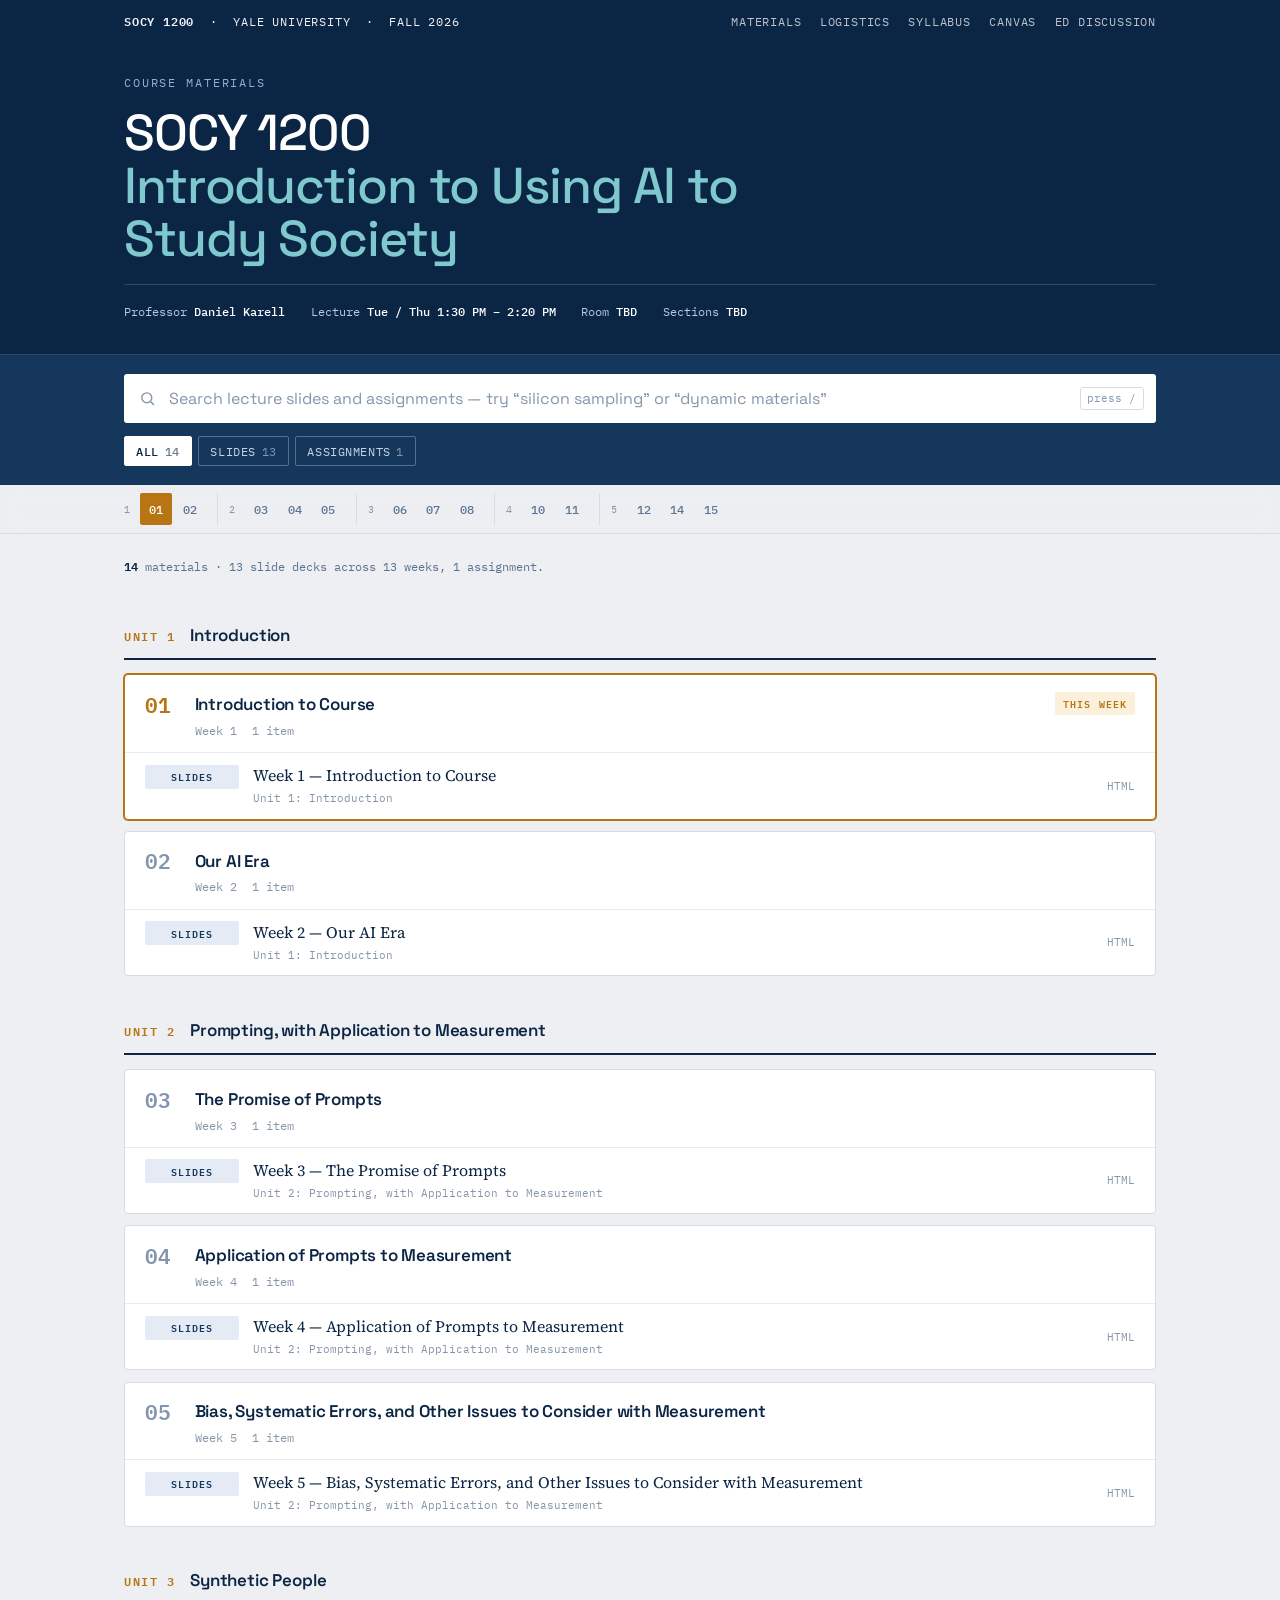
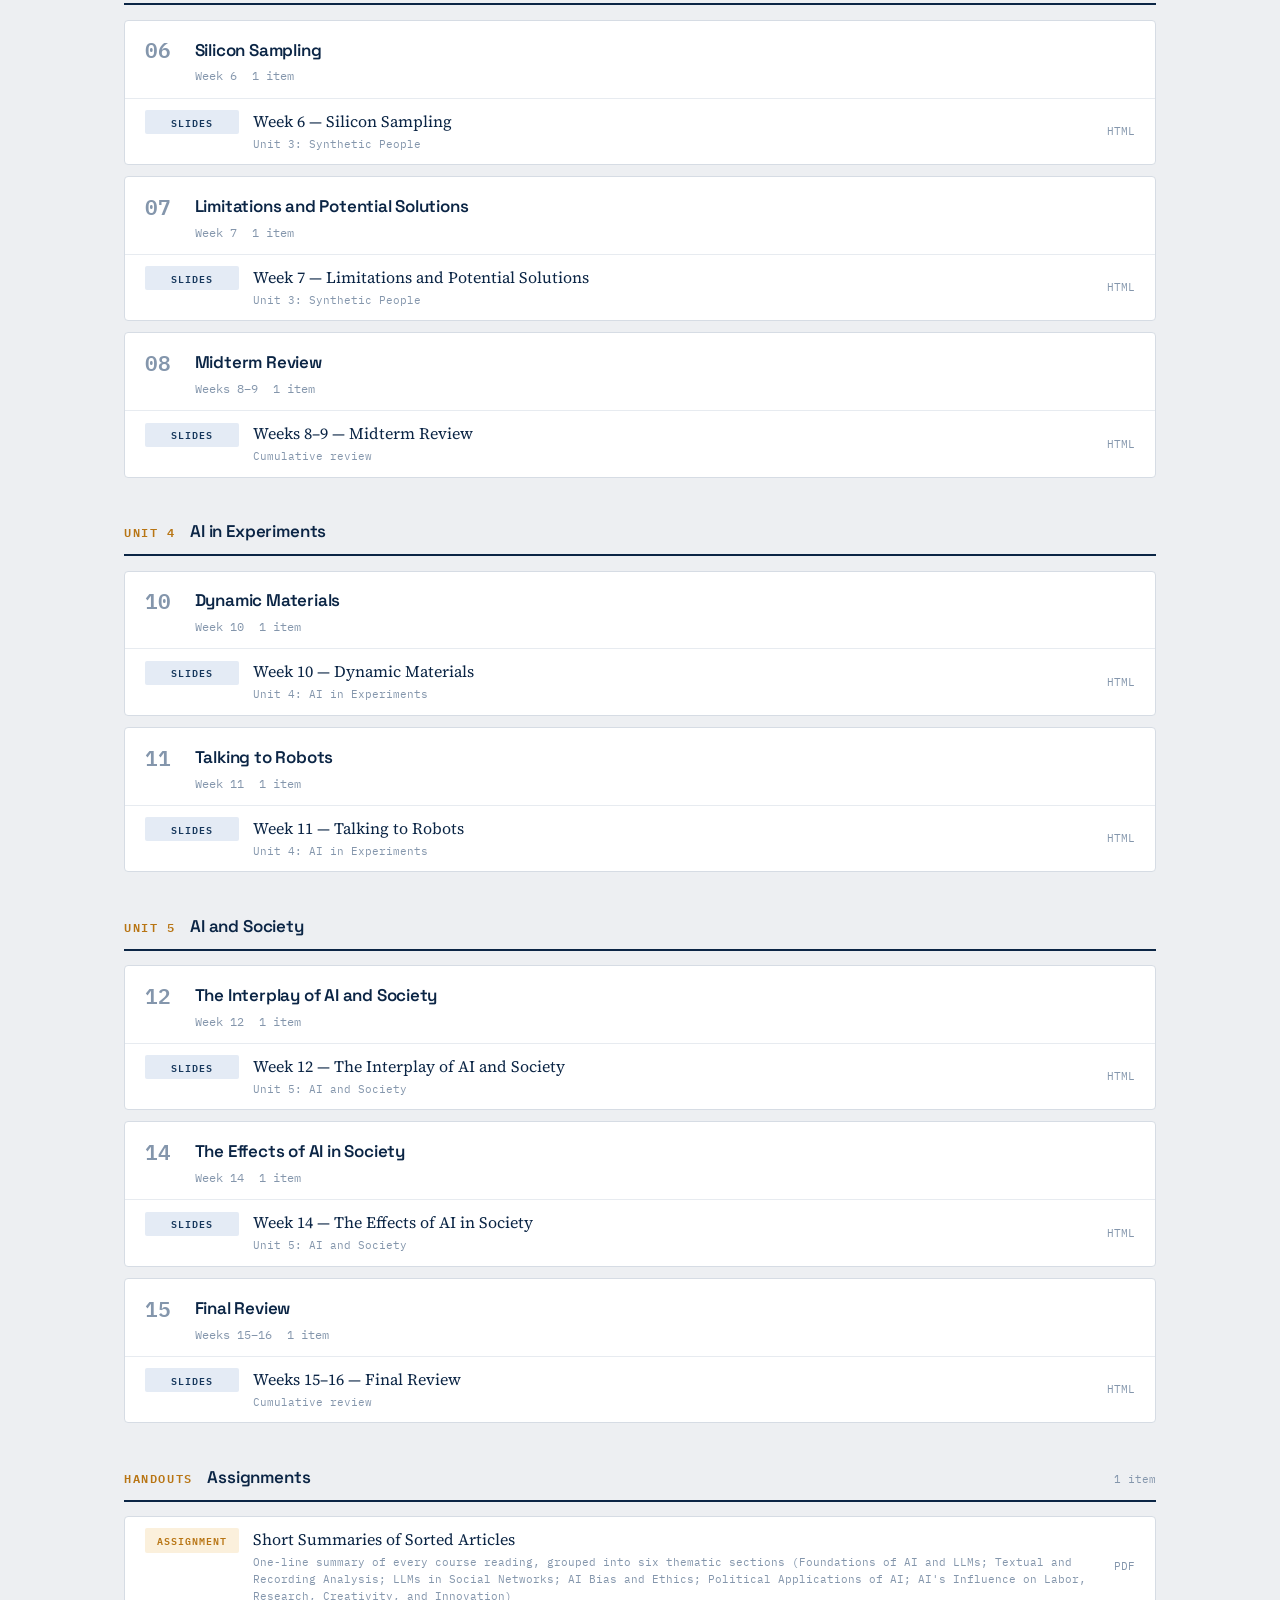
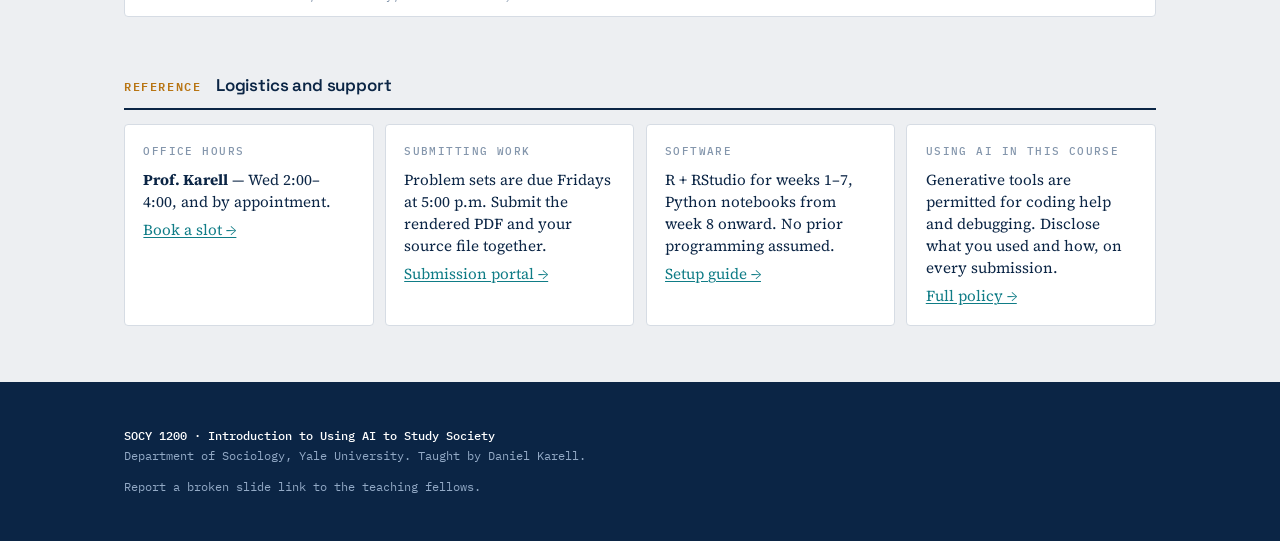
<file: index.html>
<!DOCTYPE html>
<html lang="en">
<head>
<meta charset="utf-8">
<meta name="viewport" content="width=device-width, initial-scale=1">
<title>SOCY 1200 · Materials · Introduction to Using AI to Study Society</title>
<meta name="description" content="Lecture slides and assignments for SOCY 1200: Introduction to Using AI to Study Society. Yale University, taught by Daniel Karell.">
<link rel="icon" href="data:image/svg+xml,%3Csvg xmlns='http://www.w3.org/2000/svg' viewBox='0 0 32 32'%3E%3Crect width='32' height='32' rx='4' fill='%230B2545'/%3E%3Ctext x='16' y='23' font-family='monospace' font-size='16' font-weight='700' fill='%23ffffff' text-anchor='middle'%3E12%3C/text%3E%3C/svg%3E">
<link rel="preconnect" href="https://fonts.googleapis.com">
<link rel="preconnect" href="https://fonts.gstatic.com" crossorigin>
<link href="https://fonts.googleapis.com/css2?family=Space+Grotesk:wght@400;500;600;700&family=IBM+Plex+Mono:wght@400;500;600&family=Source+Serif+4:ital,opsz,wght@0,8..60,400;0,8..60,600;1,8..60,400&display=swap" rel="stylesheet">
<style>
/* ============================================================
   SOCY 1200 — course materials index
   Design tokens
   ============================================================ */
:root{
  --ink:      #0B2545;
  --ink-2:    #16375C;
  --slate:    #5A7391;
  --slate-lt: #8496AC;
  --paper:    #EDEFF2;
  --card:     #FFFFFF;
  --line:     #D6DCE4;
  --line-soft:#E7EBF0;
  --amber:    #B87514;
  --amber-bg: #FBF0DC;
  --teal:     #0F7C86;
  --teal-bg:  #E0F0F1;

  --f-display: "Space Grotesk", system-ui, sans-serif;
  --f-body:    "Source Serif 4", Georgia, serif;
  --f-mono:    "IBM Plex Mono", ui-monospace, monospace;

  --gut: clamp(1.15rem, 4vw, 2.75rem);
  --maxw: 1120px;
}

*,*::before,*::after{ box-sizing:border-box; }
html{ -webkit-text-size-adjust:100%; scroll-behavior:smooth; }
@media (prefers-reduced-motion: reduce){
  html{ scroll-behavior:auto; }
  *{ animation-duration:.01ms !important; transition-duration:.01ms !important; }
}
body{
  margin:0;
  background:var(--paper);
  color:var(--ink);
  font-family:var(--f-display);
  font-size:16px;
  line-height:1.5;
  -webkit-font-smoothing:antialiased;
}
a{ color:inherit; }
:focus-visible{
  outline:2.5px solid var(--amber);
  outline-offset:2px;
  border-radius:2px;
}
.wrap{ max-width:var(--maxw); margin:0 auto; padding-inline:var(--gut); }
.skip{
  position:absolute; left:-9999px; top:0; background:var(--ink); color:#fff;
  padding:.65rem 1rem; z-index:100; font-size:.85rem;
}
.skip:focus{ left:.5rem; top:.5rem; }

/* ---------- top identity bar ---------- */
.topbar{
  background:var(--ink);
  color:#fff;
  font-family:var(--f-mono);
  font-size:.72rem;
  letter-spacing:.07em;
  text-transform:uppercase;
}
.topbar .wrap{
  display:flex; flex-wrap:wrap; gap:.5rem 1.5rem;
  align-items:center; justify-content:space-between;
  min-height:44px; padding-block:.55rem;
}
.topbar-id{ color:#fff; opacity:.95; }
.topbar-id b{ font-weight:600; }
.topbar-nav{ display:flex; gap:1.15rem; flex-wrap:wrap; }
.topbar-nav a{
  text-decoration:none; opacity:.72; padding-block:.1rem;
  border-bottom:1px solid transparent; transition:opacity .15s, border-color .15s;
}
.topbar-nav a:hover{ opacity:1; border-bottom-color:rgba(255,255,255,.55); }

/* ---------- masthead ---------- */
.masthead{ background:var(--ink); color:#fff; padding-bottom:2.1rem; }
.masthead .wrap{ padding-top:1.9rem; }
.eyebrow{
  font-family:var(--f-mono); font-size:.73rem; letter-spacing:.16em;
  text-transform:uppercase; color:#8FB0D6; margin:0 0 .85rem;
}
.masthead h1{
  font-family:var(--f-display);
  font-weight:500;
  font-size:clamp(1.85rem, 5.2vw, 3.15rem);
  line-height:1.06;
  letter-spacing:-.022em;
  margin:0 0 1.15rem;
  max-width:20ch;
}
.masthead h1 em{
  font-style:normal;
  color:#7FC8CE;
}
.meta-row{
  display:flex; flex-wrap:wrap; gap:.4rem 1.6rem;
  font-family:var(--f-mono); font-size:.78rem; color:#B6C8DD;
  padding-top:1.05rem; border-top:1px solid rgba(255,255,255,.16);
}
.meta-row span b{ color:#fff; font-weight:500; }

/* ---------- finder (search + type filters) ---------- */
.finder{
  background:var(--ink-2);
  border-top:1px solid rgba(255,255,255,.1);
  padding-block:1.15rem 1.2rem;
}
.finder-inner{ display:flex; flex-direction:column; gap:.85rem; }
.search-shell{ position:relative; display:flex; align-items:center; }
.search-shell svg{
  position:absolute; left:.95rem; width:17px; height:17px;
  stroke:var(--slate-lt); fill:none; stroke-width:2; pointer-events:none;
}
#search{
  width:100%;
  font-family:var(--f-display); font-size:1rem; font-weight:400;
  color:var(--ink);
  background:#fff;
  border:1px solid transparent;
  border-radius:3px;
  padding:.82rem 4.5rem .82rem 2.75rem;
}
#search::placeholder{ color:var(--slate-lt); }
#search:focus{ outline:2.5px solid var(--amber); outline-offset:0; }
.kbd-hint{
  position:absolute; right:.75rem;
  font-family:var(--f-mono); font-size:.68rem; color:var(--slate-lt);
  border:1px solid var(--line); border-radius:3px; padding:.15rem .42rem;
  pointer-events:none;
}
.chips{ display:flex; flex-wrap:wrap; gap:.4rem; }
.chip{
  font-family:var(--f-mono); font-size:.72rem; letter-spacing:.05em;
  text-transform:uppercase;
  color:#C3D4E7; background:transparent;
  border:1px solid rgba(255,255,255,.28);
  border-radius:2px; padding:.4rem .7rem;
  cursor:pointer; transition:background .15s, color .15s, border-color .15s;
}
.chip:hover{ border-color:rgba(255,255,255,.6); color:#fff; }
.chip[aria-pressed="true"]{
  background:#fff; color:var(--ink); border-color:#fff; font-weight:500;
}
.chip .ct{ opacity:.6; margin-left:.35rem; }

/* ---------- sticky week rail ---------- */
.rail{
  position:sticky; top:0; z-index:20;
  background:rgba(237,239,242,.94);
  backdrop-filter:blur(8px);
  border-bottom:1px solid var(--line);
}
.rail-inner{
  display:flex; align-items:stretch; gap:0;
  overflow-x:auto; scrollbar-width:thin;
  padding-block:.5rem;
}
.rail-inner::-webkit-scrollbar{ height:4px; }
.rail-inner::-webkit-scrollbar-thumb{ background:var(--line); border-radius:4px; }
.rail-unit{
  display:flex; align-items:center; gap:.1rem;
  padding-right:.7rem; margin-right:.7rem;
  border-right:1px solid var(--line);
  flex:0 0 auto;
}
.rail-unit:last-child{ border-right:0; margin-right:0; }
.rail-label{
  font-family:var(--f-mono); font-size:.63rem; letter-spacing:.13em;
  text-transform:uppercase; color:var(--slate-lt);
  writing-mode:horizontal-tb; padding-right:.45rem; white-space:nowrap;
}
.rail-chip{
  font-family:var(--f-mono); font-size:.78rem; font-weight:500;
  color:var(--slate); text-decoration:none;
  min-width:2rem; height:2rem;
  display:grid; place-items:center;
  border-radius:2px;
  transition:background .14s, color .14s;
}
.rail-chip:hover{ background:var(--ink); color:#fff; }
.rail-chip.is-now{ background:var(--amber); color:#fff; }
.rail-chip.is-empty{ opacity:.3; }

/* ---------- results status ---------- */
.status{
  font-family:var(--f-mono); font-size:.75rem; color:var(--slate);
  padding-block:1.4rem .35rem;
  display:flex; flex-wrap:wrap; align-items:center; gap:.9rem;
}
.status b{ color:var(--ink); font-weight:600; }
.reset{
  font-family:var(--f-mono); font-size:.72rem; text-transform:uppercase;
  letter-spacing:.06em; color:var(--teal); background:none; border:0;
  padding:.15rem 0; cursor:pointer; border-bottom:1px solid var(--teal);
}
.reset[hidden]{ display:none; }

/* ---------- unit heading ---------- */
.unit-head{
  display:flex; align-items:baseline; gap:.9rem;
  margin:2.6rem 0 .9rem;
  padding-bottom:.6rem;
  border-bottom:2px solid var(--ink);
}
.unit-head .u-tag{
  font-family:var(--f-mono); font-size:.72rem; letter-spacing:.14em;
  text-transform:uppercase; color:var(--amber); font-weight:600;
}
.unit-head h2{
  font-family:var(--f-display); font-weight:600; font-size:1.06rem;
  letter-spacing:-.01em; margin:0; color:var(--ink);
}
.unit-head .u-note{
  font-family:var(--f-mono); font-size:.7rem; color:var(--slate-lt);
  margin-left:auto; white-space:nowrap;
}

/* ---------- week block ---------- */
.week{
  background:var(--card);
  border:1px solid var(--line);
  border-radius:4px;
  margin-bottom:.7rem;
  scroll-margin-top:4.5rem;
  overflow:hidden;
}
.week.is-now{ border-color:var(--amber); box-shadow:0 0 0 1px var(--amber); }
.week-head{
  display:flex; align-items:flex-start; gap:1rem;
  padding:1.05rem 1.25rem .8rem;
  border-bottom:1px solid var(--line-soft);
}
.wk-num{
  font-family:var(--f-mono); font-size:1.32rem; font-weight:600;
  color:var(--slate-lt); line-height:1; padding-top:.12rem;
  min-width:2.1rem; font-variant-numeric:tabular-nums;
}
.week.is-now .wk-num{ color:var(--amber); }
.wk-copy{ flex:1 1 auto; min-width:0; }
.wk-copy h3{
  font-family:var(--f-display); font-weight:600; font-size:1.06rem;
  letter-spacing:-.012em; margin:0 0 .28rem; color:var(--ink);
}
.wk-dates{
  font-family:var(--f-mono); font-size:.72rem; color:var(--slate-lt);
  display:flex; flex-wrap:wrap; gap:.35rem .95rem;
}
.now-flag{
  font-family:var(--f-mono); font-size:.63rem; letter-spacing:.11em;
  text-transform:uppercase; font-weight:600;
  background:var(--amber-bg); color:var(--amber);
  padding:.24rem .5rem; border-radius:2px; white-space:nowrap;
}

/* ---------- material rows ---------- */
.mats{ list-style:none; margin:0; padding:0; }
.mat{ border-bottom:1px solid var(--line-soft); }
.mat:last-child{ border-bottom:0; }
.mat a{
  display:flex; align-items:baseline; gap:.85rem;
  padding:.72rem 1.25rem;
  text-decoration:none;
  transition:background .13s;
}
.mat a:hover{ background:#F4F7FA; }
.mat a:hover .mat-label{ color:var(--teal); }
.type{
  font-family:var(--f-mono); font-size:.63rem; font-weight:600;
  letter-spacing:.1em; text-transform:uppercase;
  padding:.28rem .5rem; border-radius:2px; white-space:nowrap;
  min-width:5.9rem; text-align:center; flex:0 0 auto;
}
.type-slides{ background:#E4EBF5; color:var(--ink-2); }
.type-reading{ background:#F1EEE8; color:#6B5B3E; }
.type-assignment{ background:var(--amber-bg); color:var(--amber); }
.type-data{ background:var(--teal-bg); color:var(--teal); }
.type-code{ background:#EAE6F3; color:#584A7A; }
.mat-body{ flex:1 1 auto; min-width:0; }
.mat-label{
  font-family:var(--f-body); font-size:1rem; line-height:1.35;
  color:var(--ink); display:block; transition:color .13s;
}
.mat-label i{ font-style:italic; }
.mat-sub{
  font-family:var(--f-mono); font-size:.7rem; color:var(--slate-lt);
  display:block; margin-top:.22rem;
}
.mat-ext{
  font-family:var(--f-mono); font-size:.68rem; color:var(--slate-lt);
  flex:0 0 auto; align-self:center;
}

mark{ background:#FDECC4; color:inherit; padding:0 .08em; border-radius:1px; }

/* ---------- empty state ---------- */
.empty{
  background:var(--card); border:1px dashed var(--line);
  border-radius:4px; padding:2.6rem 1.5rem; text-align:center;
  margin-top:1.5rem;
}
.empty p{ font-family:var(--f-body); font-size:1.02rem; color:var(--slate); margin:0 0 1rem; }
.empty button{
  font-family:var(--f-mono); font-size:.75rem; text-transform:uppercase;
  letter-spacing:.07em; background:var(--ink); color:#fff; border:0;
  padding:.6rem 1.1rem; border-radius:2px; cursor:pointer;
}
.empty[hidden]{ display:none; }

/* ---------- logistics ---------- */
.logistics{ margin-top:3.5rem; }
.log-grid{
  display:grid; gap:.7rem;
  grid-template-columns:repeat(auto-fit, minmax(230px, 1fr));
}
.log-card{
  background:var(--card); border:1px solid var(--line);
  border-radius:4px; padding:1.1rem 1.15rem;
}
.log-card h4{
  font-family:var(--f-mono); font-size:.68rem; letter-spacing:.13em;
  text-transform:uppercase; color:var(--slate-lt);
  margin:0 0 .6rem; font-weight:500;
}
.log-card p{ font-family:var(--f-body); font-size:.95rem; margin:0 0 .4rem; line-height:1.45; }
.log-card p:last-child{ margin-bottom:0; }
.log-card a{ color:var(--teal); text-decoration-thickness:1px; text-underline-offset:2px; }

/* ---------- footer ---------- */
footer{
  margin-top:3.5rem; background:var(--ink); color:#93AAC6;
  font-family:var(--f-mono); font-size:.73rem; line-height:1.7;
}
footer .wrap{ padding-block:2rem; }
footer b{ color:#fff; font-weight:500; }
footer a{ color:#93AAC6; }

@media (max-width:620px){
  .mat a{ flex-wrap:wrap; gap:.45rem .7rem; }
  .type{ min-width:0; }
  .mat-ext{ width:100%; }
  .kbd-hint{ display:none; }
  #search{ padding-right:1rem; }
  .unit-head{ flex-wrap:wrap; }
  .unit-head .u-note{ margin-left:0; width:100%; }
}
</style>
</head>
<body>
<a class="skip" href="#materials">Skip to materials</a>

<div class="topbar">
  <div class="wrap">
    <div class="topbar-id"><b>SOCY 1200</b> &nbsp;·&nbsp; Yale University &nbsp;·&nbsp; Fall 2026</div>
    <nav class="topbar-nav" aria-label="Course links">
      <a href="#materials">Materials</a>
      <a href="#logistics">Logistics</a>
      <a href="#" data-placeholder>Syllabus</a>
      <a href="#" data-placeholder>Canvas</a>
      <a href="#" data-placeholder>Ed Discussion</a>
    </nav>
  </div>
</div>

<header class="masthead">
  <div class="wrap">
    <p class="eyebrow">Course materials</p>
    <h1>SOCY 1200<br><em>Introduction to Using AI to Study Society</em></h1>
    <div class="meta-row">
      <span>Professor <b>Daniel Karell</b></span>
      <span>Lecture <b>Tue / Thu 1:30 PM – 2:20 PM</b></span>
      <span>Room <b>TBD</b></span>
      <span>Sections <b>TBD</b></span>
    </div>
  </div>
</header>

<div class="finder">
  <div class="wrap finder-inner">
    <div class="search-shell">
      <svg viewBox="0 0 24 24" aria-hidden="true"><circle cx="11" cy="11" r="7"/><path d="M16.5 16.5L21 21"/></svg>
      <label for="search" class="skip">Search course materials</label>
      <input id="search" type="search" autocomplete="off" spellcheck="false"
             placeholder="Search lecture slides and assignments — try “silicon sampling” or “dynamic materials”">
      <span class="kbd-hint">press /</span>
    </div>
    <div class="chips" id="chips" role="group" aria-label="Filter by material type"></div>
  </div>
</div>

<nav class="rail" aria-label="Jump to week">
  <div class="wrap"><div class="rail-inner" id="rail"></div></div>
</nav>

<main id="materials" class="wrap">
  <div class="status">
    <span id="status-text">Showing all materials.</span>
    <button class="reset" id="reset" hidden>Clear filters</button>
  </div>

  <div id="list"></div>

  <div class="empty" id="empty" hidden>
    <p>Nothing matches that search yet. Try a broader term, or browse the full semester.</p>
    <button id="empty-reset">Show all materials</button>
  </div>

  <section class="logistics" id="logistics">
    <div class="unit-head">
      <span class="u-tag">Reference</span>
      <h2>Logistics and support</h2>
    </div>
    <div class="log-grid">
      <div class="log-card">
        <h4>Office hours</h4>
        <p><b>Prof. Karell</b> — Wed 2:00–4:00, and by appointment.</p>
        <p><a href="#" data-placeholder>Book a slot →</a></p>
      </div>
      <div class="log-card">
        <h4>Submitting work</h4>
        <p>Problem sets are due Fridays at 5:00 p.m. Submit the rendered PDF and your source file together.</p>
        <p><a href="#" data-placeholder>Submission portal →</a></p>
      </div>
      <div class="log-card">
        <h4>Software</h4>
        <p>R + RStudio for weeks 1–7, Python notebooks from week 8 onward. No prior programming assumed.</p>
        <p><a href="#" data-placeholder>Setup guide →</a></p>
      </div>
      <div class="log-card">
        <h4>Using AI in this course</h4>
        <p>Generative tools are permitted for coding help and debugging. Disclose what you used and how, on every submission.</p>
        <p><a href="#" data-placeholder>Full policy →</a></p>
      </div>
    </div>
  </section>
</main>

<footer>
  <div class="wrap">
    <p><b>SOCY 1200 · Introduction to Using AI to Study Society</b><br>
    Department of Sociology, Yale University. Taught by Daniel Karell.</p>
    <p>Report a broken slide link to the teaching fellows.</p>
  </div>
</footer>

<script>
/* ============================================================
   EDIT HERE. Everything on the page renders from these two values.
   CURRENT_WEEK highlights the week students are in right now.
   Set it to 0 before the term starts.
   ============================================================ */
const CURRENT_WEEK = 1;

const UNITS = [
  {
    id: "1", name: "Introduction", note: "",
    weeks: [
      { n:1, dates:"Week 1", title:"Introduction to Course", materials:[
        {type:"slides", label:"Week 1 — Introduction to Course", sub:"Unit 1: Introduction", ext:"HTML", url:"slides/week1_v3.html"},
      ]},
      { n:2, dates:"Week 2", title:"Our AI Era", materials:[
        {type:"slides", label:"Week 2 — Our AI Era", sub:"Unit 1: Introduction", ext:"HTML", url:"slides/week2_v3.html"},
      ]},
    ]
  },
  {
    id: "2", name: "Prompting, with Application to Measurement", note: "",
    weeks: [
      { n:3, dates:"Week 3", title:"The Promise of Prompts", materials:[
        {type:"slides", label:"Week 3 — The Promise of Prompts", sub:"Unit 2: Prompting, with Application to Measurement", ext:"HTML", url:"slides/week3_v3.html"},
      ]},
      { n:4, dates:"Week 4", title:"Application of Prompts to Measurement", materials:[
        {type:"slides", label:"Week 4 — Application of Prompts to Measurement", sub:"Unit 2: Prompting, with Application to Measurement", ext:"HTML", url:"slides/week4_v3.html"},
      ]},
      { n:5, dates:"Week 5", title:"Bias, Systematic Errors, and Other Issues to Consider with Measurement", materials:[
        {type:"slides", label:"Week 5 — Bias, Systematic Errors, and Other Issues to Consider with Measurement", sub:"Unit 2: Prompting, with Application to Measurement", ext:"HTML", url:"slides/week5_v3.html"},
      ]},
    ]
  },
  {
    id: "3", name: "Synthetic People", note: "",
    weeks: [
      { n:6, dates:"Week 6", title:"Silicon Sampling", materials:[
        {type:"slides", label:"Week 6 — Silicon Sampling", sub:"Unit 3: Synthetic People", ext:"HTML", url:"slides/week6_v3.html"},
      ]},
      { n:7, dates:"Week 7", title:"Limitations and Potential Solutions", materials:[
        {type:"slides", label:"Week 7 — Limitations and Potential Solutions", sub:"Unit 3: Synthetic People", ext:"HTML", url:"slides/week7_v3.html"},
      ]},
      { n:8, dates:"Weeks 8–9", title:"Midterm Review", materials:[
        {type:"slides", label:"Weeks 8–9 — Midterm Review", sub:"Cumulative review", ext:"HTML", url:"slides/week8+9_v3.html"},
      ]},
    ]
  },
  {
    id: "4", name: "AI in Experiments", note: "",
    weeks: [
      { n:10, dates:"Week 10", title:"Dynamic Materials", materials:[
        {type:"slides", label:"Week 10 — Dynamic Materials", sub:"Unit 4: AI in Experiments", ext:"HTML", url:"slides/week10_v3.html"},
      ]},
      { n:11, dates:"Week 11", title:"Talking to Robots", materials:[
        {type:"slides", label:"Week 11 — Talking to Robots", sub:"Unit 4: AI in Experiments", ext:"HTML", url:"slides/week11_v3.html"},
      ]},
    ]
  },
  {
    id: "5", name: "AI and Society", note: "",
    weeks: [
      { n:12, dates:"Week 12", title:"The Interplay of AI and Society", materials:[
        {type:"slides", label:"Week 12 — The Interplay of AI and Society", sub:"Unit 5: AI and Society", ext:"HTML", url:"slides/week12_v3.html"},
      ]},
      { n:14, dates:"Week 14", title:"The Effects of AI in Society", materials:[
        {type:"slides", label:"Week 14 — The Effects of AI in Society", sub:"Unit 5: AI and Society", ext:"HTML", url:"slides/week14_v3.html"},
      ]},
      { n:15, dates:"Weeks 15–16", title:"Final Review", materials:[
        {type:"slides", label:"Weeks 15–16 — Final Review", sub:"Cumulative review", ext:"HTML", url:"slides/week15+16_v3.html"},
      ]},
    ]
  },
];

/* Assignments — course handouts and problem sets, not tied to a specific week
   unless you add one below. */
const ASSIGNMENTS = [
  { label:"Short Summaries of Sorted Articles", sub:"One-line summary of every course reading, grouped into six thematic sections (Foundations of AI and LLMs; Textual and Recording Analysis; LLMs in Social Networks; AI Bias and Ethics; Political Applications of AI; AI's Influence on Labor, Research, Creativity, and Innovation)", ext:"PDF", url:"assignments/paper_summaries.pdf" },
];


/* ============================================================
   Rendering + filtering
   ============================================================ */
const TYPES = [
  {key:"all",        label:"All"},
  {key:"slides",     label:"Slides"},
  {key:"assignment", label:"Assignments"},
];

const $ = (s) => document.querySelector(s);
const list = $("#list"), railEl = $("#rail"), chipsEl = $("#chips");
const searchEl = $("#search"), statusEl = $("#status-text");
const emptyEl = $("#empty"), resetEl = $("#reset");

const ALL_WEEKS = UNITS.flatMap(u => u.weeks.map(w => ({...w, unit:u})));
const SLIDE_TOTAL = ALL_WEEKS.reduce((n,w) => n + w.materials.length, 0);
const TOTAL = SLIDE_TOTAL + ASSIGNMENTS.length;

let activeType = "all";

const esc = (s) => s.replace(/[&<>"]/g, c => ({"&":"&amp;","<":"&lt;",">":"&gt;",'"':"&quot;"}[c]));

function highlight(text, q){
  const safe = esc(text);
  if(!q) return safe;
  const rx = new RegExp("(" + q.replace(/[.*+?^${}()|[\]\\]/g,"\\$&") + ")", "gi");
  return safe.replace(rx, "<mark>$1</mark>");
}

/* --- type filter chips --- */
function buildChips(){
  chipsEl.innerHTML = TYPES.map(t => {
    let n = TOTAL;
    if(t.key === "slides") n = SLIDE_TOTAL;
    if(t.key === "assignment") n = ASSIGNMENTS.length;
    return `<button class="chip" type="button" data-type="${t.key}"
             aria-pressed="${t.key === activeType}">${t.label}<span class="ct">${n}</span></button>`;
  }).join("");
}

/* --- semester rail --- */
function buildRail(){
  railEl.innerHTML = UNITS.map(u => `
    <div class="rail-unit">
      <span class="rail-label">${u.id}</span>
      ${u.weeks.map(w => `<a class="rail-chip ${w.n === CURRENT_WEEK ? "is-now" : ""}"
         href="#week-${w.n}" data-week="${w.n}"
         title="Week ${w.n} — ${esc(w.title)}">${String(w.n).padStart(2,"0")}</a>`).join("")}
    </div>`).join("");
}

/* --- main list --- */
function render(){
  const q = searchEl.value.trim().toLowerCase();
  let shown = 0;
  const visibleWeeks = new Set();
  let html = "";
  const showSlides = activeType === "all" || activeType === "slides";
  const showAssignments = activeType === "all" || activeType === "assignment";

  if(showSlides){
    for(const unit of UNITS){
      let unitHtml = "";
      for(const w of unit.weeks){
        const mats = w.materials.filter(m => {
          if(!q) return true;
          return (m.label + " " + (m.sub || "") + " " + w.title + " " + unit.name).toLowerCase().includes(q);
        });
        if(!mats.length) continue;
        shown += mats.length;
        visibleWeeks.add(w.n);
        const now = w.n === CURRENT_WEEK;
        unitHtml += `
          <article class="week ${now ? "is-now" : ""}" id="week-${w.n}">
            <div class="week-head">
              <div class="wk-num">${String(w.n).padStart(2,"0")}</div>
              <div class="wk-copy">
                <h3>${highlight(w.title, q)}</h3>
                <div class="wk-dates"><span>${esc(w.dates)}</span><span>${mats.length} item${mats.length===1?"":"s"}</span></div>
              </div>
              ${now ? '<span class="now-flag">This week</span>' : ""}
            </div>
            <ul class="mats">
              ${mats.map(m => `
                <li class="mat">
                  <a href="${m.url}"${m.url === "#" ? "" : ' target="_blank" rel="noopener"'}>
                    <span class="type type-${m.type}">${esc(m.type)}</span>
                    <span class="mat-body">
                      <span class="mat-label">${highlight(m.label, q)}</span>
                      ${m.sub ? `<span class="mat-sub">${highlight(m.sub, q)}</span>` : ""}
                    </span>
                    <span class="mat-ext">${esc(m.ext || "")}</span>
                  </a>
                </li>`).join("")}
            </ul>
          </article>`;
      }
      if(unitHtml){
        html += `
          <div class="unit-head">
            <span class="u-tag">Unit ${unit.id}</span>
            <h2>${highlight(unit.name, q)}</h2>
            <span class="u-note">${esc(unit.note)}</span>
          </div>${unitHtml}`;
      }
    }
  }

  if(showAssignments){
    const aMats = ASSIGNMENTS.filter(a => !q || (a.label + " " + (a.sub || "")).toLowerCase().includes(q));
    if(aMats.length){
      shown += aMats.length;
      html += `
        <div class="unit-head">
          <span class="u-tag">Handouts</span>
          <h2>Assignments</h2>
          <span class="u-note">${aMats.length} item${aMats.length===1?"":"s"}</span>
        </div>
        <article class="week">
          <ul class="mats">
            ${aMats.map(a => `
              <li class="mat">
                <a href="${a.url}" target="_blank" rel="noopener">
                  <span class="type type-assignment">assignment</span>
                  <span class="mat-body">
                    <span class="mat-label">${highlight(a.label, q)}</span>
                    ${a.sub ? `<span class="mat-sub">${highlight(a.sub, q)}</span>` : ""}
                  </span>
                  <span class="mat-ext">${esc(a.ext || "")}</span>
                </a>
              </li>`).join("")}
          </ul>
        </article>`;
    }
  }

  list.innerHTML = html;
  emptyEl.hidden = shown > 0;

  const filtering = q || activeType !== "all";
  resetEl.hidden = !filtering;
  statusEl.innerHTML = filtering
    ? `Showing <b>${shown}</b> of ${TOTAL} materials.`
    : `<b>${TOTAL}</b> materials · ${SLIDE_TOTAL} slide decks across ${ALL_WEEKS.length} weeks, ${ASSIGNMENTS.length} assignment${ASSIGNMENTS.length===1?"":"s"}.`;

  document.querySelectorAll(".rail-chip").forEach(c => {
    c.classList.toggle("is-empty", !visibleWeeks.has(Number(c.dataset.week)));
  });
}

function resetAll(){
  searchEl.value = "";
  activeType = "all";
  buildChips();
  render();
  searchEl.focus();
}

chipsEl.addEventListener("click", e => {
  const btn = e.target.closest(".chip");
  if(!btn) return;
  activeType = btn.dataset.type;
  buildChips();
  render();
});

let t;
searchEl.addEventListener("input", () => { clearTimeout(t); t = setTimeout(render, 110); });
resetEl.addEventListener("click", resetAll);
$("#empty-reset").addEventListener("click", resetAll);

document.addEventListener("keydown", e => {
  if(e.key === "/" && document.activeElement !== searchEl){
    e.preventDefault(); searchEl.focus(); searchEl.select();
  }
  if(e.key === "Escape" && document.activeElement === searchEl) resetAll();
});

document.querySelectorAll("[data-placeholder]").forEach(a => {
  a.addEventListener("click", e => e.preventDefault());
});

buildChips();
buildRail();
render();
</script>
</body>
</html>
</file>
